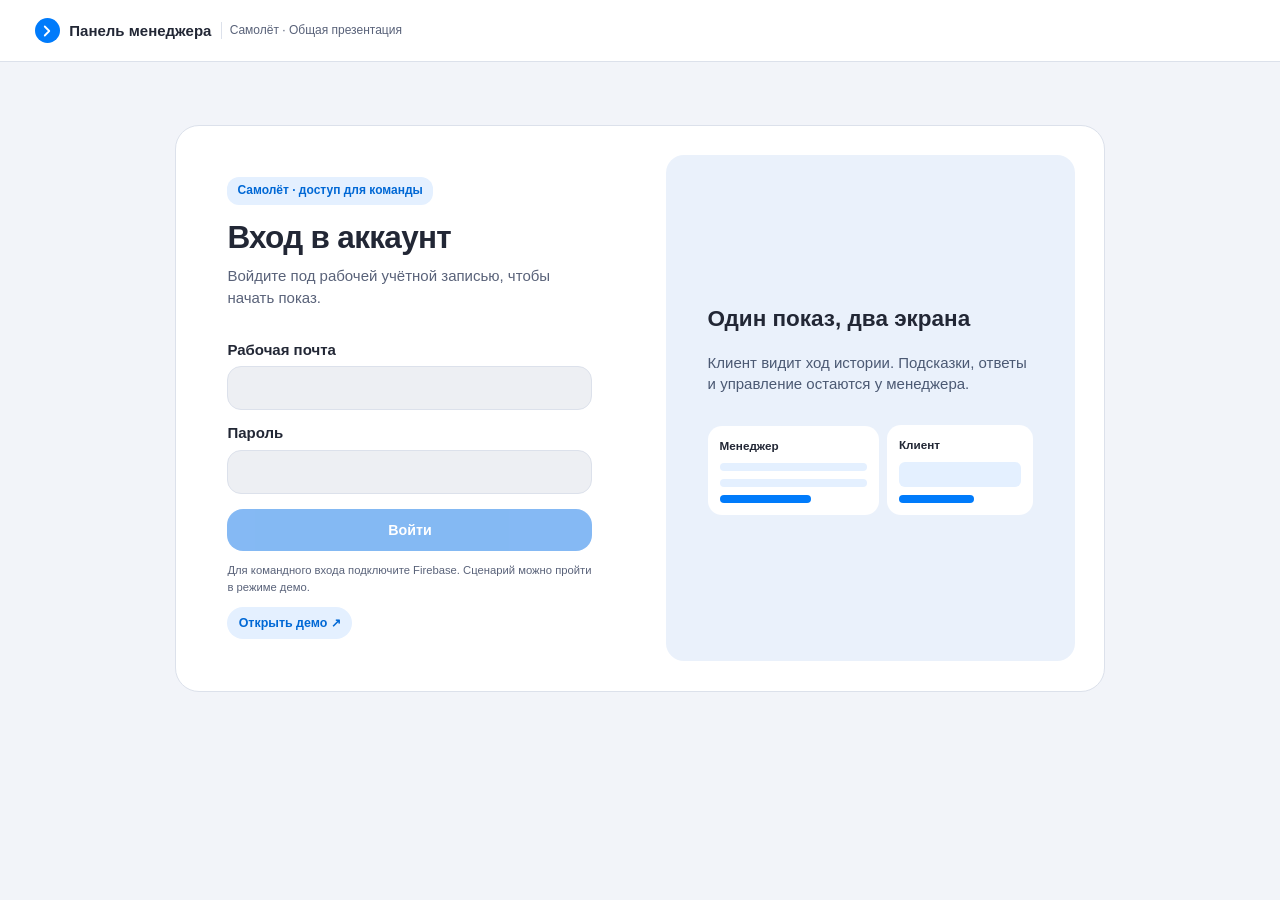
<file: index.html>
<!doctype html>
<html lang="ru">
<head>
  <meta charset="utf-8">
  <meta name="viewport" content="width=device-width, initial-scale=1">
  <title>Самолёт · Панель менеджера</title>
  <link rel="icon" type="image/svg+xml" href="favicon.svg">
  <link rel="stylesheet" href="show.css?v=0.9.1">
  <script src="startup.js?v=0.9.1" defer></script>
  <script src="network-config.js?v=0.9.1" defer></script>
  <script src="catalog-share.js?v=0.9.1" defer></script>
  <script src="story-public.js?v=0.9.1" defer></script>
  <script src="projects.js?v=0.9.1" defer></script>
  <script src="audience-story.js?v=0.9.1" defer></script>
  <script src="eco-layouts.js?v=0.9.1" defer></script>
  <script src="living-scenes.js?v=0.9.1" defer></script>
  <script src="visual-context.js?v=0.9.1" defer></script>
  <script src="story-manager.js?v=0.9.1" defer></script>
  <script src="kimi-copy.js?v=0.9.1" defer></script>
  <script src="kimi-manager-copy.js?v=0.9.1" defer></script>
  <script src="revised-copy.js?v=0.9.1" defer></script>
  <script src="gemini-copy.js?v=0.9.1" defer></script>
  <script src="gemini-manager-copy.js?v=0.9.1" defer></script>
  <script src="deepseek-copy.js?v=0.9.1" defer></script>
  <script src="deepseek-manager-copy.js?v=0.9.1" defer></script>
  <script src="show.js?v=0.9.1" defer></script>
  <script src="route-planner.js?v=0.9.1" defer></script>
  <script src="meeting-selection.js?v=0.9.1" defer></script>
  <script src="manager.js?v=0.9.1" defer></script>
</head>
<body data-role="manager">
  <section id="startup-notice" class="startup-notice" aria-label="Загрузка показа">
    <p role="status">Загружаем показ…</p>
    <a href="">Открыть свежую страницу</a>
  </section>
  <header class="bar">
    <div class="app-identity">
      <span class="app-mark" aria-hidden="true"><svg viewBox="0 0 24 24"><path d="m9 6 6 6-6 6"/></svg></span>
      <b>Панель менеджера</b>
      <span id="manager-mode" class="mode">Самолёт · Общая презентация</span>
    </div>
    <div class="connection" id="show-actions" hidden>
      <span id="status" role="status">Клиентский экран закрыт</span>
      <label class="copy-switch">Текст
        <select id="copy-edition">
          <option value="gemini">Gemini 3.8 Flash</option>
          <option value="deepseek">DeepSeek V4.1 Flash</option>
          <option value="revised">Рабочая редакция v0.8</option>
          <option value="">Исходная v0.7</option>
          <option value="kimi">Редакция Kimi v0.7</option>
        </select>
      </label>
      <button id="compare-copy" class="secondary" type="button">Сравнить текст</button>
      <button id="open-hub" class="secondary" type="button" hidden>Проекты ↔</button>
      <a id="client-link" class="button secondary" target="_blank" rel="noopener">Открыть клиентский экран ↗</a>
      <button id="sign-out" type="button" hidden>Завершить показ и выйти</button>
    </div>
  </header>
  <main id="login" class="login" hidden>
    <div class="login-panel">
      <span class="login-label">Самолёт · доступ для команды</span>
      <h1>Вход в аккаунт</h1>
      <p class="login-intro">Войдите под рабочей учётной записью, чтобы начать показ.</p>
      <form id="login-form" method="post">
        <fieldset id="login-fields" disabled>
          <label for="email">Рабочая почта</label>
          <input id="email" type="email" autocomplete="username" required>
          <label for="password">Пароль</label>
          <input id="password" type="password" autocomplete="current-password" required>
          <button id="sign-in" type="submit" class="primary" disabled>Войти</button>
        </fieldset>
      </form>
      <p id="login-status" class="footnote" role="status">Подключаем вход…</p>
      <a id="open-demo" class="button secondary" href="?demo=1" hidden>Открыть демо ↗</a>
    </div>
    <aside class="login-preview">
      <h2>Один показ, два экрана</h2>
      <p>Клиент видит ход истории. Подсказки, ответы и управление остаются у менеджера.</p>
      <div class="preview-windows" aria-hidden="true">
        <div class="preview-screen preview-manager">
          <span>Менеджер</span>
          <i></i><i></i><i></i>
        </div>
        <div class="preview-screen preview-client">
          <span>Клиент</span>
          <i></i><i></i>
        </div>
      </div>
    </aside>
  </main>
  <div id="workspace" class="layout" hidden>
    <aside class="rail" aria-label="Маршрут показа">
      <div class="rail-title">История v0.9.1</div>
      <p id="run-progress" class="rail-progress"></p>
      <ol id="chapters" class="steps"></ol>
      <details class="rehearsal" open>
        <summary>Репетиция</summary>
        <label for="practice">Вводные</label>
        <select id="practice">
          <option value="none">Свои ответы</option>
          <option value="partial">Известна только цель</option>
          <optgroup label="Восемь историй">
            <option value="family">Семья и школа</option>
            <option value="work">Без детей, работа дома</option>
            <option value="upgrade">Квартира побольше</option>
            <option value="parents">Для родителей</option>
            <option value="child-home">Жильё ребёнку</option>
            <option value="rent">Сдавать в аренду</option>
            <option value="resale">Купить для перепродажи</option>
            <option value="independent">Съехать от родных</option>
          </optgroup>
          <option value="move">Семья и переезд · демо</option>
        </select>
        <label for="route-mode">Маршрут</label>
        <select id="route-mode">
          <option value="full">Полный · 10:00</option>
          <option value="short">Короткий · основные сцены</option>
        </select>
        <button id="restart-story" class="secondary" type="button">Начать заново</button>
        <p id="practice-guide" class="footnote" hidden></p>
      </details>
    </aside>
    <main class="panel">
      <section id="stage" class="stage" aria-label="Общий кадр"></section>
      <aside class="tools" aria-label="Рабочая панель">
        <div class="tools-fields">
          <div class="cue-card">
            <p id="cue-meta" class="eyebrow">Только у менеджера</p>
            <h2 id="cue-title"></h2>
            <p id="cue" class="cue"></p>
            <p id="cue-action" class="manager-action"></p>
            <p id="cue-outcome" class="manager-outcome"></p>
            <p id="cue-proof" class="footnote"></p>
            <div id="cue-sources" class="cue-sources" hidden></div>
          </div>
          <details id="meeting-summary" class="catalog-filters" hidden>
            <summary>Запрос и проверки</summary>
            <ul id="meeting-criteria" class="check-list"></ul>
            <button id="edit-meeting" class="secondary" type="button">Уточнить запрос</button>
          </details>
          <fieldset id="intake-fields" class="catalog-filters intake-fields" hidden>
            <legend id="intake-title">Уточнить запрос</legend>
            <p id="intake-summary" class="intake-summary" hidden></p>
            <div id="intake-purpose" class="intake-row">
              <label for="lead-purpose">Для кого выбираете квартиру?</label>
              <select id="lead-purpose">
                <option value="">Пока неизвестно</option>
                <option value="self">Для себя</option>
                <option value="relative">Для родителей</option>
                <option value="upgrade">Переехать в квартиру побольше</option>
                <option value="child-home">Обеспечить ребёнка жильём</option>
                <option value="rent">Сдавать в аренду</option>
                <option value="resale">Купить для перепродажи</option>
                <option value="independent">Съехать от родных</option>
                <option value="investment">Инвестиции · цель уточняется</option>
              </select>
            </div>
            <div id="intake-children" class="intake-row" hidden>
              <label for="lead-children">Будут ли с вами жить дети?</label>
              <select id="lead-children">
                <option value="">Пока не уточнили</option>
                <option value="yes">Да</option>
                <option value="no">Нет</option>
              </select>
            </div>
            <div id="intake-topic" class="intake-row">
              <label for="lead-topic">Что сильнее всего повлияет на выбор?</label>
              <select id="lead-topic"><option value="">Пока неизвестно или другое</option></select>
            </div>
            <details class="intake-limits">
              <summary>Если уже известны бюджет и срок</summary>
              <label for="lead-budget">Верхняя цена квартиры, ₽</label>
              <input id="lead-budget" type="number" min="1" max="1000000000" step="1" placeholder="Не указана">
              <label for="lead-when">Когда нужен переезд</label>
              <select id="lead-when">
                <option value="">Пока не обсуждали</option>
                <option value="ready">Нужна готовая квартира</option>
                <option value="year">В течение года</option>
                <option value="flexible">Срок гибкий</option>
              </select>
              <label for="lead-date">Въезд не позже</label>
              <input id="lead-date" type="date">
              <label for="lead-rooms">Сколько комнат нужно</label>
              <select id="lead-rooms">
                <option value="">Пока неизвестно</option><option value="0">Студия</option><option value="1">1 комната</option><option value="2">2 комнаты</option><option value="3">3 комнаты</option>
              </select>
            </details>
            <details class="meeting-details">
              <summary>Если уже известны детали запроса</summary>
              <label for="lead-detail">Обязательное условие своими словами</label>
              <input id="lead-detail" maxlength="180" placeholder="Например, две отдельные спальни">
              <label for="lead-route-limit">Предел времени до школы, сада или места назначения, мин</label>
              <input id="lead-route-limit" type="number" min="1" max="240" step="1" placeholder="Например, 15">
              <label for="lead-place">Куда обычно ездите после школы или напрямую</label>
              <input id="lead-place" maxlength="160" placeholder="Например, метро «Тёплый Стан»">
              <label for="lead-transport">Как добираетесь</label>
              <select id="lead-transport">
                <option value="">Пока неизвестно</option><option value="mt">На общественном транспорте</option><option value="auto">На машине</option><option value="pd">Пешком</option>
              </select>
            </details>
            <button id="intake-edit" class="secondary" type="button" hidden>Уточнить вводные</button>
            <label class="tailoring" for="tailor-intro"><input id="tailor-intro" type="checkbox" checked> Показать на первом кадре проекта пользу под запрос</label>
            <div class="intake-preview">
              <img id="intake-preview-image" alt="" width="64" height="40">
              <p><b>Следующий кадр</b><span id="intake-preview-label" aria-live="polite"></span></p>
            </div>
            <p class="footnote">Выбор обновляет текущую иллюстрацию. Поля ответа видит менеджер.</p>
          </fieldset>
          <fieldset id="visual-controls" class="visual-controls" hidden>
            <legend>Сегмент и потребность</legend>
            <p id="visual-guide" class="footnote">Выберите, что важнее клиенту. История подстроится.</p>
            <div id="visual-options" class="visual-options"></div>
          </fieldset>
          <fieldset id="living-profile-fields" class="catalog-filters" hidden>
            <legend>Планировка и жизнь дома</legend>
            <label for="living-profile">Какой сценарий показать?</label>
            <select id="living-profile"></select>
            <p id="living-fit" class="footnote"></p>
          </fieldset>
          <details id="layout-library" class="catalog-filters layout-library" hidden>
            <summary>Все планировки проекта</summary>
            <label for="layout-library-plan">План из каталога</label>
            <select id="layout-library-plan"></select>
            <img id="layout-library-image" alt="">
            <a id="layout-library-source" class="source-link" target="_blank" rel="noopener noreferrer">Открыть карточку ↗</a>
            <small id="layout-library-life-note" aria-live="polite"></small>
            <button id="layout-library-life" type="button" class="secondary" aria-describedby="layout-library-life-note">Показать сценарий жизни</button>
          </details>
          <form id="route-planner" hidden>
            <fieldset class="catalog-filters route-planner">
              <legend>Маршрут на карте</legend>
              <label for="route-origin">Откуда</label>
              <input id="route-origin" required maxlength="180" autocomplete="off" placeholder="Адрес корпуса или подъезда">
              <p id="route-origin-note" class="footnote"></p>
              <label for="route-destination">Куда</label>
              <select id="route-destination" required></select>
              <div id="route-custom-row" hidden>
                <label for="route-custom">Адрес назначения</label>
                <input id="route-custom" maxlength="180" autocomplete="off" placeholder="Например, Москва, ул. Тверская, 13">
              </div>
              <label for="route-travel">Способ поездки</label>
              <select id="route-travel">
                <option value="mt">Общественный транспорт</option>
                <option value="auto">На машине</option>
                <option value="pd">Пешком</option>
              </select>
              <label for="route-via">Через промежуточную точку</label>
              <input id="route-via" maxlength="180" placeholder="Например, вход в школу">
              <p class="footnote">По ссылке точки маршрута открываются в Яндекс Картах.</p>
              <p id="route-via-note" class="footnote" hidden>Карта считает дорогу. Добавьте время на остановку в школе или саду отдельно.</p>
              <div class="route-actions">
                <button id="route-open" class="primary" type="submit">Открыть в Яндекс Картах ↗</button>
                <a id="route-search" class="source-link" target="_blank" rel="noopener noreferrer" hidden>Поиск точки ↗</a>
              </div>
              <p id="route-status" class="footnote" role="status"></p>
              <a id="route-reopen" class="source-link" target="_blank" rel="noopener noreferrer" hidden>Открыть ссылку на маршрут ↗</a>
              <details id="route-result" class="meeting-details">
                <summary>Записать результат карты</summary>
                <label class="tailoring"><input id="route-confirm-origin" type="checkbox"> Проверен адрес выбранного корпуса или подъезда</label>
                <label for="route-minutes">Время по карте, мин</label>
                <input id="route-minutes" type="number" min="1" max="600" step="1">
                <label id="route-departure-label" for="route-departure">Отправление в Картах</label>
                <input id="route-departure" maxlength="60" placeholder="Например, будни 07:45 по Москве">
                <label for="route-note">Что проверить на месте</label>
                <input id="route-note" maxlength="140" placeholder="Например, проход через шлагбаум">
                <button id="route-save" class="secondary" type="button">Сохранить проверку</button>
              </details>
              <p id="route-saved" class="manager-outcome" role="status" hidden></p>
            </fieldset>
          </form>
          <fieldset id="school-check" class="catalog-filters" hidden>
            <legend id="school-check-title">Приём в школу</legend>
            <label for="school-institution">Учреждение или площадка</label>
            <input id="school-institution" maxlength="120" placeholder="Укажите, где проверяете приём">
            <label for="school-intake">Класс или группа и нужный срок</label>
            <input id="school-intake" maxlength="120" placeholder="Например, 3 класс к сентябрю">
            <label for="school-admission">Что известно о приёме</label>
            <select id="school-admission">
              <option value="">Нужно уточнить</option><option value="yes">Есть подтверждение от учреждения</option>
              <option value="no">Приём на нужный срок не подтверждён учреждением</option>
            </select>
            <p class="footnote">Результат маршрута и подтверждение приёма сохраняются отдельно.</p>
          </fieldset>
          <section id="catalog-share" class="catalog-share" aria-label="Демонстрация вкладки" hidden>
            <button id="share-catalog" type="button" class="primary">Показать вкладку</button>
            <p id="catalog-share-status" class="footnote" role="status"></p>
          </section>
          <fieldset id="household-fields" class="catalog-filters" hidden>
            <legend>Сведения о жильцах</legend>
            <label for="children">Будут ли постоянно жить дети</label>
            <select id="children"><option value="">Пока неизвестно</option><option value="yes">Да</option><option value="no">Нет</option></select>
            <label for="school">Что важно для утреннего маршрута</label>
            <select id="school"><option value="">Пока неизвестно или не нужно</option><option value="school">Школа</option><option value="daycare">Детский сад</option></select>
            <label for="work">Нужно место для работы дома</label>
            <select id="work"><option value="">Пока неизвестно</option><option value="yes">Да</option><option value="no">Нет</option></select>
            <p class="footnote">Вводные учитываются после сверки с клиентом.</p>
          </fieldset>
          <fieldset id="future-fields" class="catalog-filters" hidden>
            <legend id="future-title">Дополнительная цель</legend>
            <label id="future-label" for="future">Что будет важно при переезде</label>
            <select id="future"><option value="">Пока не обсуждали</option><option value="none">Дополнительная проверка не нужна</option><option value="sale">Возможность продать</option><option value="rent">Возможность сдавать</option></select>
            <p id="future-guide" class="footnote"></p>
          </fieldset>
          <button id="withdraw-future" class="secondary" type="button" hidden>Продолжить без дополнительной цели</button>
          <button id="review-future" class="secondary" type="button" hidden>Вернуться к вопросу о переезде</button>
          <fieldset id="priority-fields" class="catalog-filters" hidden>
            <legend>Важное условие</legend>
            <label for="priority">Что проверим у первой квартиры</label>
            <input id="priority" type="text" maxlength="180" placeholder="Например, путь от входа без ступеней">
          </fieldset>
          <div id="branch-options" class="branch-options" hidden></div>
          <section id="hub-suggestions" class="hub-suggestions" aria-label="Проекты для сравнения" hidden></section>
          <p id="first-lot-check" class="manager-outcome" hidden></p>
          <fieldset id="catalog-filters" class="catalog-filters" hidden>
            <legend>Согласованные параметры</legend>
            <label for="room-count">Количество комнат</label>
            <select id="room-count">
              <option value="">Любое</option>
              <option value="0">Студия</option>
              <option value="1">1 комната</option>
              <option value="2">2 комнаты</option>
              <option value="3">3 комнаты</option>
            </select>
            <div id="living-suggestion" class="living-suggestion" hidden>
              <p id="living-suggestion-text" class="footnote"></p>
              <button id="use-living-rooms" class="secondary" type="button">Взять в подбор</button>
            </div>
            <label for="price-limit">Максимальная цена, ₽</label>
            <input id="price-limit" type="number" min="1" max="1000000000" step="1" placeholder="Не указана">
            <p class="footnote">Эти параметры попадут в ссылку на каталог после перехода к подбору.</p>
          </fieldset>
          <fieldset id="selection-fields" class="catalog-filters" hidden>
            <legend>Что показал каталог</legend>
            <p id="selection-priority" class="manager-outcome" hidden></p>
            <a id="selection-plan" class="source-link" target="_blank" rel="noopener noreferrer" hidden>Источник примера планировки ↗</a>
            <label for="selection-result">Итог подбора</label>
            <select id="selection-result">
              <option value="">Ещё смотрим</option>
              <option value="found">Есть варианты</option>
              <option value="empty">Пустая выдача</option>
              <option value="price">Цена выше бюджета</option>
              <option value="timing">Срок не подходит</option>
              <option value="error">Сайт не открылся</option>
              <option value="visit">Готов к просмотру</option>
              <option value="booking">Хочет проверить условия брони</option>
            </select>
            <p id="selection-guide" class="footnote"></p>
            <div id="selection-fallback" hidden></div>
          </fieldset>
          <section id="meeting-selection" class="catalog-filters" aria-label="Кандидаты и следующий шаг" hidden>
            <h2>Кандидаты и следующий шаг</h2>
            <p id="shortlist-criteria" class="footnote"></p>
            <p id="future-comparison" class="manager-outcome" aria-live="polite" hidden></p>
            <button id="sample-candidates" class="secondary" type="button" hidden>Добавить два учебных варианта</button>
            <div id="shortlist-cards"></div>
            <form id="shortlist-add">
              <label for="lot-url">Ссылка на карточку квартиры</label>
              <input id="lot-url" type="url" maxlength="1024" placeholder="https://samolet.ru/project/…/flats/…" required>
              <button class="secondary" type="submit">Добавить кандидата</button>
            </form>
            <p id="shortlist-status" class="footnote" role="status"></p>
            <label for="follow-up">О чём договорились</label>
            <select id="follow-up">
              <option value="">Ещё не согласовали</option><option>Проверить данные и вернуться с ответом</option>
              <option>Согласовать просмотр</option><option>Уточнить условия бронирования</option><option>Продолжить поиск</option>
            </select>
            <label for="follow-up-date">К какой дате</label>
            <input id="follow-up-date" type="date">
            <label for="follow-up-note">Что именно сделать</label>
            <input id="follow-up-note" maxlength="180" placeholder="Например, подтвердить дату ключей по кандидату">
            <p id="follow-up-status" class="footnote" aria-live="polite"></p>
          </section>
          <div class="answer">
            <label for="confirmed">Ответ клиента · только у менеджера</label>
            <textarea id="confirmed" rows="4" placeholder="Запишите ответ словами клиента"></textarea>
          </div>
        </div>
        <div class="controls">
          <button id="next" type="button" class="primary">Далее</button>
          <button id="skip-scene" type="button" class="secondary" hidden>Пропустить эпизод</button>
          <button id="jump-to-selection" type="button" class="secondary" hidden>К критериям подбора</button>
          <button id="back" type="button" class="secondary">Назад</button>
        </div>
        <p class="footnote">Рабочие поля видит менеджер.</p>
      </aside>
    </main>
  </div>
  <dialog id="copy-comparison" class="project-hub copy-comparison" aria-labelledby="copy-comparison-title">
    <header class="hub-header">
      <div>
        <h2 id="copy-comparison-title">Сравнение редакций</h2>
        <p id="copy-comparison-scene" class="footnote"></p>
      </div>
      <form method="dialog"><button type="submit" class="secondary">Закрыть</button></form>
    </header>
    <div id="copy-comparison-body"></div>
  </dialog>
  <dialog id="project-hub" class="project-hub" aria-labelledby="hub-title">
    <header class="hub-header">
      <div>
        <p class="scene-label">Самолёт · Москва и Московская область</p>
        <h2 id="hub-title">Проекты под запрос клиента</h2>
        <p id="hub-priority"></p>
        <p id="hub-resume" class="footnote" hidden></p>
      </div>
      <form method="dialog"><button type="submit" class="secondary">Закрыть</button></form>
    </header>
    <div id="hub-projects" class="hub-projects"></div>
    <footer class="hub-footer">«Эко Бунино» закреплён для демо. По каждому ЖК отдельно сверяем лот, маршрут и срок въезда.</footer>
  </dialog>
</body>
</html>
</file>
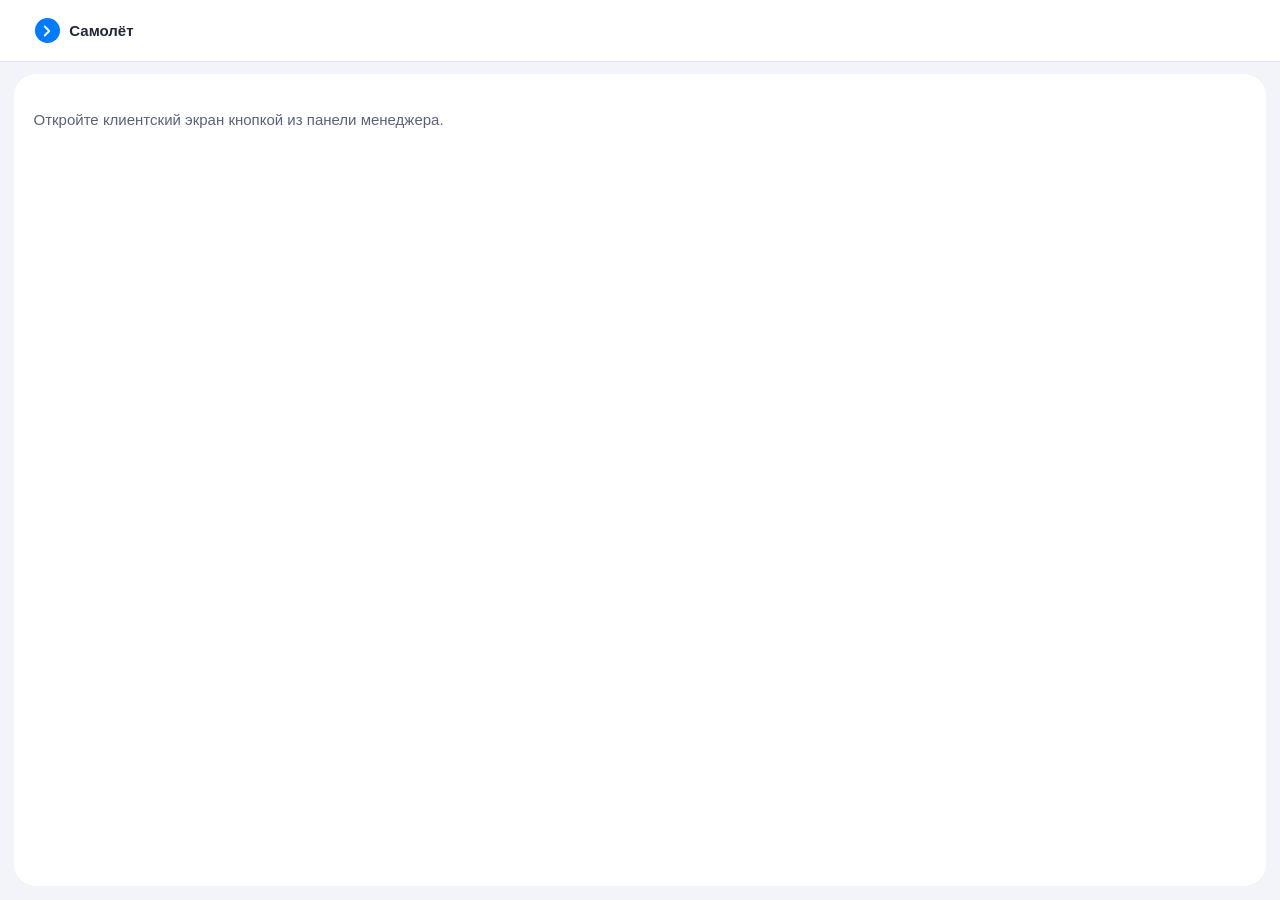
<file: client.html>
<!doctype html>
<html lang="ru">
<head>
  <meta charset="utf-8">
  <meta name="viewport" content="width=device-width, initial-scale=1">
  <title>Самолёт</title>
  <link rel="icon" type="image/svg+xml" href="favicon.svg">
  <link rel="stylesheet" href="show.css?v=0.9.1">
  <script src="startup.js?v=0.9.1" defer></script>
  <script src="network-config.js?v=0.9.1" defer></script>
  <script src="catalog-share.js?v=0.9.1" defer></script>
  <script src="story-public.js?v=0.9.1" defer></script>
  <script src="projects.js?v=0.9.1" defer></script>
  <script src="audience-story.js?v=0.9.1" defer></script>
  <script src="eco-layouts.js?v=0.9.1" defer></script>
  <script src="living-scenes.js?v=0.9.1" defer></script>
  <script src="visual-context.js?v=0.9.1" defer></script>
  <script src="kimi-copy.js?v=0.9.1" defer></script>
  <script src="revised-copy.js?v=0.9.1" defer></script>
  <script src="gemini-copy.js?v=0.9.1" defer></script>
  <script src="deepseek-copy.js?v=0.9.1" defer></script>
  <script src="show.js?v=0.9.1" defer></script>
</head>
<body data-role="client">
  <section id="startup-notice" class="startup-notice" aria-label="Загрузка показа">
    <p role="status">Загружаем показ…</p>
    <a href="">Открыть свежую страницу</a>
  </section>
  <header class="bar">
    <div class="app-identity">
      <span class="app-mark" aria-hidden="true"><svg viewBox="0 0 24 24"><path d="m9 6 6 6-6 6"/></svg></span>
      <b>Самолёт</b>
      <span id="client-mode" class="mode" hidden></span>
    </div>
    <nav id="company-navigation" class="company-navigation" aria-label="О Самолёте" hidden>
      <button type="button" data-company-scene="P01" class="secondary">История</button>
      <button type="button" data-company-scene="P02" class="secondary">О Самолёте</button>
      <button type="button" data-company-scene="P03" class="secondary">Как выбираем</button>
    </nav>
  </header>
  <main class="layout client-panel">
    <section id="stage" class="stage" aria-label="Общий кадр">
      <p class="waiting" role="status">Подключаемся к показу…</p>
    </section>
    <section id="catalog-live" class="catalog-live" aria-label="Прямой показ вкладки" hidden>
      <h1>Подбор квартир · Прямой показ</h1>
      <canvas id="catalog-frame" role="img" aria-label="Изображение выбранной вкладки"></canvas>
    </section>
    <p id="catalog-view-status" class="catalog-view-status" role="status" hidden></p>
  </main>
</body>
</html>
</file>
<file: show.css>
:root {
  color-scheme: light;
  font: 15px/1.45 "Segoe UI", Arial, sans-serif;
  color: #222735;
  background: #f2f4f9;
  --blue: #007bfb;
  --blue-ink: #0068d5;
  --blue-soft: #e4f0ff;
  --surface: #edeff3;
  --muted: #596279;
  --line: #dce1eb;
}

* { box-sizing: border-box; }
[hidden] { display: none !important; }
body { margin: 0; height: 100dvh; display: grid; grid-template-rows: auto minmax(0, 1fr); }

.bar, .app-identity, .connection {
  display: flex;
  align-items: center;
  gap: .65rem;
}

.bar {
  min-height: 56px;
  justify-content: space-between;
  flex-wrap: wrap;
  padding: .55rem clamp(.8rem, 2vw, 1.6rem);
  background: #fff;
  border-bottom: 1px solid var(--line);
}

.app-identity { font-size: .95rem; }
.app-mark {
  display: grid;
  width: 25px;
  height: 25px;
  flex: 0 0 25px;
  place-items: center;
  border-radius: 50%;
  color: white;
  background: var(--blue);
}
.app-mark svg { width: 18px; fill: none; stroke: currentColor; stroke-width: 2.4; stroke-linecap: round; stroke-linejoin: round; }
.mode, #status { font-size: .8rem; color: var(--muted); }
.connection { flex-wrap: wrap; gap: .5rem; }
.company-navigation { display: flex; flex-wrap: wrap; gap: 6px; }
.company-navigation [aria-current] { background: #0069dd; color: #fff; }
[data-role=client].company-preview .stage { overflow: auto; }

.hub-suggestions {
  display: grid;
  gap: 5px;
  padding: 10px;
  background: #f4f8ff;
  border: 1px solid #dce9fb;
  border-radius: 14px;
}
.hub-suggestions .eyebrow { margin: 0 2px 2px; color: var(--blue-ink); }
.hub-suggestion {
  display: grid;
  gap: 2px;
  width: 100%;
  text-align: left;
  background: #fff;
  border: 1px solid #dce9fb;
  color: #173055;
}
.hub-suggestion:hover { border-color: var(--blue); }
.hub-suggestion b { display: flex; justify-content: space-between; gap: 6px; }
.hub-suggestion b span { color: var(--blue-ink); }
.hub-suggestion small { font-weight: 400; color: var(--muted); }

.project-hub {
  width: min(940px, calc(100% - 24px));
  max-height: calc(100dvh - 24px);
  padding: clamp(14px, 2.5vw, 28px);
  color: #19253b;
  border: 1px solid #d7e3f4;
  border-radius: 24px;
  background: #fff;
  box-shadow: 0 24px 100px #132c5960;
}
.project-hub::backdrop { background: #16264480; backdrop-filter: blur(3px); }
.copy-switch { display: inline-flex; align-items: center; gap: 5px; font-size: .8rem; }
.copy-switch select { padding: 5px 7px; border: 1px solid var(--line); border-radius: 8px; background: #fff; color: inherit; font: inherit; }
.copy-comparison .hub-header { position: sticky; top: 0; background: #fff; z-index: 1; }
.copy-comparison table { width: 100%; border-collapse: collapse; table-layout: fixed; margin: 0 0 1rem; font-size: .88rem; }
.copy-comparison h3 { margin: 1rem 0 .5rem; font-size: 1rem; }
.copy-comparison th, .copy-comparison td { padding: 9px; border-bottom: 1px solid var(--line); text-align: left; vertical-align: top; overflow-wrap: anywhere; }
.copy-comparison th:first-child { width: 13%; }
.copy-comparison .copy-edited { background: #eef6ff; }
.copy-comparison { width: min(1230px, calc(100% - 24px)); }
#copy-comparison-body { overflow-x: auto; }
.copy-comparison table { min-width: 920px; }
.hub-header { display: flex; justify-content: space-between; align-items: flex-start; gap: 12px; margin-bottom: 16px; }
.hub-header h2 { margin: .18em 0; font-size: clamp(1.4rem, 3vw, 2.2rem); letter-spacing: -.025em; }
#hub-priority { margin: 4px 0 0; color: var(--muted); }
.hub-projects { display: grid; grid-template-columns: repeat(3, minmax(0, 1fr)); gap: 10px; }
.hub-project { display: grid; min-width: 0; border-radius: 16px; background: #f1f6fd; overflow: hidden; }
.hub-card-copy { display: flex; flex-direction: column; align-items: flex-start; padding: clamp(12px, 2vw, 20px); }
.hub-project h3 { margin: 4px 0 2px; font-size: 1.18rem; line-height: 1.2; }
.hub-area { margin: 0; color: var(--muted); font-size: .83rem; }
.hub-reason { margin: 10px 0; }
.hub-card-actions { display: flex; flex-wrap: wrap; gap: 6px; margin-top: auto; }
.hub-card-actions:empty { display: none; }
.hub-card-actions + .source-link { font-size: .87rem; }
.hub-featured {
  grid-column: 1 / -1;
  grid-row: 1;
  grid-template-columns: minmax(0, 1fr) minmax(0, 1fr);
  background: #e3f0ff;
}
.hub-featured h3 { font-size: clamp(1.4rem, 2.5vw, 2rem); }
.hub-featured img { display: block; width: 100%; height: 100%; max-height: 240px; object-fit: cover; }
.hub-footer { margin-top: 12px; color: var(--muted); font-size: .82rem; }
@media (max-width: 690px) {
  .hub-projects { grid-template-columns: 1fr; }
  .hub-featured { grid-template-columns: 1fr; }
  .hub-featured img { grid-row: 1; height: 110px; }
}

.layout {
  min-width: 0;
  min-height: 0;
  display: grid;
  grid-template-columns: 54px minmax(0, 1fr);
  padding: 12px 14px 14px 8px;
  gap: 7px;
}

.rail { min-height: 0; overflow: auto; }
.steps { display: grid; justify-items: center; gap: 7px; list-style: none; margin: 0; padding: 7px 0; }
.steps li { display: grid; place-items: center; width: 36px; height: 36px; border-radius: 11px; color: #575e76; }
.steps li[aria-current] { color: var(--blue-ink); background: #fff; box-shadow: 0 1px 3px #293f6510; }
.steps svg { width: 19px; fill: none; stroke: currentColor; stroke-width: 1.65; stroke-linecap: round; stroke-linejoin: round; }
.sr-only { position: absolute; width: 1px; height: 1px; padding: 0; overflow: hidden; clip-path: inset(50%); white-space: nowrap; }

.panel {
  display: grid;
  grid-template-columns: minmax(0, 1fr) clamp(220px, 23vw, 290px);
  gap: 12px;
  min-width: 0;
  min-height: 0;
  padding: 8px;
  background: #fff;
  border-radius: 22px;
}

.client-panel { position: relative; grid-template-columns: minmax(0, 1fr); padding: 12px 14px 14px; }
.stage, .tools { min-width: 0; min-height: 0; overflow: auto; overscroll-behavior: contain; scrollbar-width: thin; }
.stage { position: relative; border-radius: 14px; background: #fff; }
[data-role=client] .stage { overflow: hidden; border-radius: 22px; }
.story { width: min(100%, 1400px); margin-inline: auto; padding: 12px 8px 12px 10px; }
[data-role=client] .story { padding: 16px 14px; }
.story-block + .story-block { margin-top: 12px; }
.scene-heading { padding: 5px 6px 3px; }

h1 { margin: 0; font-size: clamp(1.24rem, 2.1vw, 1.52rem); line-height: 1.22; letter-spacing: -.022em; }
h2 { margin: .2rem 0; font-size: 1.04rem; line-height: 1.28; }
.lead { margin: .4rem 0 0; color: #667087; font-size: clamp(.92rem, 1.4vw, 1.06rem); font-weight: 600; }

.art { margin: 0; border-radius: 18px; overflow: hidden; background: #eaf1fb; }
.art svg { display: block; width: 100%; height: auto; }
.client-panel .art { max-width: max(780px, calc(140dvh - 155px)); margin-inline: auto; }
.overview { display: grid; align-content: center; gap: 10px; min-height: clamp(180px, 32dvh, 340px); padding: clamp(16px, 3vw, 34px); border-radius: 18px; background: #eaf1fb; }
.overview ol { display: grid; gap: 9px; list-style: none; margin: 0; padding: 0; }
.overview li { display: flex; align-items: center; gap: 9px; width: fit-content; padding: 8px 12px; border-radius: 13px; background: #fff; font-weight: 650; }
.overview li span { color: var(--blue-ink); font-size: .76rem; }
.detail { padding: 16px; border-radius: 16px; background: #f1f5fa; }
.detail p { margin: .4rem 0 0; color: #3e4b62; }
.source-link { display: inline-block; margin-top: .65rem; color: var(--blue-ink); font-weight: 650; text-decoration: none; }
.source-link:hover { text-decoration: underline; }
.selection { padding: clamp(12px, 2.5vw, 22px); border-radius: 18px; background: #eaf1fb; }
.selection-grid { display: grid; grid-template-columns: repeat(auto-fit, minmax(min(100%, 175px), 1fr)); gap: 10px; }
.selection-grid a { display: grid; align-content: start; gap: 5px; padding: 14px; border: 1px solid transparent; border-radius: 14px; background: #fff; color: var(--blue-ink); text-decoration: none; }
.selection-grid a:hover { border-color: var(--blue-ink); }
.selection-grid span { color: var(--muted); font-size: .85rem; }

.tools { display: flex; flex-direction: column; gap: 8px; padding: 12px 6px 12px 0; overflow: hidden; }
.tools-fields { display: flex; flex: 1; min-height: 0; flex-direction: column; gap: 8px; overflow: auto; scrollbar-width: thin; }
.cue-card, .answer { border-radius: 18px; padding: 13px 14px; background: var(--surface); }
.cue-card { flex-shrink: 0; }
.eyebrow { margin: 0 0 .4rem; font-size: .75rem; color: var(--muted); font-weight: 650; }
.cue { margin: .45rem 0 0; color: #424c63; font-size: .875rem; }
.catalog-filters { flex-shrink: 0; min-width: 0; margin: 0; padding: 10px 14px 13px; border: 1px solid var(--line); border-radius: 16px; }
.catalog-filters legend { padding-inline: 4px; font-size: .85rem; font-weight: 650; }
.catalog-filters label { display: block; margin-bottom: 4px; color: #424c63; font-size: .82rem; }
.catalog-filters input, .catalog-filters select { width: 100%; margin-bottom: 9px; padding: 6px 8px; border: 1px solid var(--line); border-radius: 9px; background: #fff; color: inherit; font: inherit; }
.catalog-share { display: grid; gap: 7px; flex-shrink: 0; padding: 10px; border-radius: 16px; background: var(--blue-soft); }
.route-planner { background: #f6f9ff; }
.route-actions { display: grid; justify-items: start; gap: 4px; margin-top: 9px; }
.route-actions .primary { width: 100%; }
.route-actions .source-link { margin-top: 1px; font-size: .81rem; }
#route-status:empty { display: none; }
.layout-library summary { cursor: pointer; font-weight: 650; }
.intake-limits summary { cursor: pointer; color: var(--blue-ink); font-size: .81rem; font-weight: 650; }
.intake-limits { margin: 7px 0; }
.layout-library img { display: block; width: 100%; height: 155px; object-fit: contain; margin-top: 8px; background: #fff; border-radius: 8px; }
.startup-notice { margin: 18px auto; max-width: 34rem; padding: 14px 20px; border: 1px solid #b6d6ff; border-radius: 14px; background: #edf6ff; }
.startup-notice p { margin: 0 0 8px; }
.startup-notice.runtime-notice { position: fixed; z-index: 10; inset: auto auto 12px 12px; margin: 0; width: min(34rem, calc(100% - 24px)); }
.cue-sources { display: flex; flex-wrap: wrap; gap: 4px 12px; }
.cue-sources a { font-size: .81rem; }
.check-list { margin: .5rem 0; padding-inline-start: 1.1rem; font-size: .83rem; }
.check-list li + li { margin-top: .3rem; }
#meeting-summary summary, .candidate summary { cursor: pointer; font-weight: 650; }
#meeting-selection h2 { font-size: 1rem; margin: 0; }
.candidate { margin: 8px 0; padding: 8px; border: 1px solid var(--line); border-radius: 9px; background: #f8faff; }
.candidate-grid { display: grid; grid-template-columns: repeat(2, minmax(0, 1fr)); gap: 2px 8px; margin-top: 8px; }
.candidate-grid input, .candidate-grid select { min-width: 0; }
.candidate-actions { display: flex; flex-wrap: wrap; gap: 6px; }
#shortlist-add { margin-top: 10px; }
#route-origin-note { margin: -3px 0 8px; }
#route-saved { overflow-wrap: anywhere; }
.meeting-details { margin: 7px 0; }
.meeting-details summary { cursor: pointer; color: var(--blue-ink); font-size: .81rem; font-weight: 650; }
#layout-library-life { width: 100%; margin-top: 8px; }
#layout-library-life-note { display: block; margin-top: 5px; color: var(--muted); }
.living-suggestion { margin: 7px 0; padding: 7px; border-radius: 9px; background: var(--blue-soft); }
.living-suggestion p { margin-top: 0; }
.catalog-live { position: absolute; inset: 12px 14px 14px; z-index: 2; display: grid; grid-template-rows: auto minmax(0, 1fr); gap: 9px; padding: 12px; border-radius: 22px; background: #fff; }
.catalog-live h1 { padding: 4px; font-size: 1.1rem; }
.catalog-live canvas { width: 100%; height: 100%; min-height: 0; border-radius: 13px; background: #222735; object-fit: contain; }
.catalog-view-status { position: absolute; z-index: 3; inset: auto 24px 24px; width: fit-content; max-width: calc(100% - 48px); margin: 0; padding: .65rem .85rem; border-radius: 14px; background: var(--blue-soft); color: #30384b; }
.answer { min-height: 112px; display: flex; flex: 1 0 auto; flex-direction: column; }
.answer label { font-size: .9rem; color: #515c74; font-weight: 650; margin-bottom: .35rem; }
textarea { width: 100%; min-height: 64px; flex: 1; resize: vertical; padding: 0; border: 0; background: transparent; font: inherit; color: inherit; }
textarea::placeholder { color: #616b82; }
.footnote { color: var(--muted); font-size: .75rem; margin: 0 .2rem; }
.controls { display: grid; gap: 5px; flex-shrink: 0; }

.button, button {
  display: inline-flex;
  align-items: center;
  justify-content: center;
  min-height: 32px;
  padding: .4rem .75rem;
  border: 0;
  border-radius: 16px;
  background: var(--surface);
  color: #30384b;
  font: inherit;
  font-size: .83rem;
  font-weight: 650;
  text-align: center;
  text-decoration: none;
  cursor: pointer;
}
button:disabled { opacity: .48; cursor: default; }
.primary { color: #fff; background: #006ee8; }
.secondary { color: var(--blue-ink); background: var(--blue-soft); }
.branch-option { justify-content: flex-start; min-height: 46px; flex-shrink: 0; padding-inline: 14px; background: var(--surface); }
.branch-option:hover { color: var(--blue-ink); background: var(--blue-soft); }
:where(a, button, textarea, input):focus-visible { outline: 2px solid var(--blue-ink); outline-offset: 2px; }

.waiting { padding: 1.3rem; color: var(--muted); }
.login {
  align-self: start;
  display: grid;
  grid-template-columns: minmax(280px, 1fr) minmax(280px, 1fr);
  gap: clamp(16px, 4vw, 54px);
  width: min(930px, calc(100% - 2rem));
  margin: clamp(1rem, 7vh, 4.5rem) auto;
  padding: clamp(12px, 2.3vw, 30px);
  border: 1px solid var(--line);
  border-radius: 24px;
  background: #fff;
}
.login-panel { min-width: 0; padding: clamp(10px, 2vw, 22px); }
.login-label { display: inline-block; padding: 5px 10px; border-radius: 12px; color: var(--blue-ink); background: var(--blue-soft); font-size: .8rem; font-weight: 650; }
.login h1 { font-size: clamp(1.65rem, 3.1vw, 2.1rem); margin-top: .85rem; }
.login-intro { color: var(--muted); margin: .6rem 0 1.2rem; }
.login fieldset { min-width: 0; padding: 0; border: 0; margin: 0; }
.login label { display: block; margin: .8rem 0 .4rem; font-weight: 650; }
.login input { width: 100%; min-height: 44px; padding: .65rem .8rem; border: 1px solid var(--line); border-radius: 14px; background: var(--surface); color: inherit; font: inherit; }
.login button { margin: 1rem 0 .75rem; width: 100%; min-height: 42px; font-size: .95rem; }
.login .footnote { margin: 0; line-height: 1.5; }
.login #open-demo { margin-top: .75rem; }
.login-preview { display: flex; flex-direction: column; justify-content: center; padding: clamp(18px, 4vw, 42px); border-radius: 18px; background: #eaf1fb; }
.login-preview h2 { font-size: clamp(1.15rem, 2vw, 1.5rem); }
.login-preview p { color: #4b5973; }
.preview-windows { display: grid; grid-template-columns: 1fr .85fr; gap: 8px; align-items: end; margin-top: 15px; }
.preview-screen { display: grid; gap: 8px; padding: 12px; border-radius: 14px; background: #fff; }
.preview-screen span { font-size: .78rem; font-weight: 650; }
.preview-screen i { height: 8px; border-radius: 6px; background: var(--blue-soft); }
.preview-screen i:last-child { width: 62%; background: var(--blue); }
.preview-client i:first-of-type { height: 25px; }

.pointer {
  display: none;
  position: absolute;
  z-index: 1;
  width: 20px;
  height: 20px;
  border: 3px solid white;
  outline: 2px solid var(--blue);
  border-radius: 50%;
  background: var(--blue);
  transform: translate(-50%, -50%);
  pointer-events: none;
}

@media (min-width: 741px) and (min-height: 720px) {
  .tools { padding-top: 89px; }
}

@media (max-width: 740px) {
  .layout { grid-template-columns: 38px minmax(0, 1fr); padding: 6px; gap: 3px; }
  .client-panel { grid-template-columns: minmax(0, 1fr); }
  .panel { grid-template-columns: minmax(0, 1fr); grid-template-rows: minmax(0, 1.2fr) minmax(0, 1fr); gap: 5px; }
  .tools { padding: 3px 6px 6px; border-top: 1px solid var(--line); }
  .story { padding-inline: 3px; }
  .mode { display: none; }
  .login { grid-template-columns: minmax(0, 1fr); max-width: 460px; }
  .login-preview { display: none; }
}

/* Project presentation */
.bar { min-height: 62px; padding-inline: clamp(14px, 2.7vw, 42px); }
.app-identity b { font-size: 1rem; }
.app-identity .mode { padding-left: .5rem; border-left: 1px solid var(--line); }
.layout:not(.client-panel) { grid-template-columns: 182px minmax(0, 1fr); gap: 12px; padding: 14px; }
.panel { grid-template-columns: minmax(0, 1fr) clamp(244px, 24vw, 315px); gap: 15px; padding: 10px; }
.rail { padding: 7px 0; }
.rail-title { padding-inline: 10px; color: #202d44; font-size: 1rem; font-weight: 750; }
.rail-progress { margin: .25rem 0 .8rem; padding-inline: 10px; color: var(--blue-ink); font-size: .82rem; font-weight: 650; }
.steps { gap: 6px; padding: 0; }
.steps li { width: 100%; height: auto; border-radius: 13px; }
.chapter { display: grid; width: 100%; grid-template-columns: auto 1fr; gap: 8px; align-items: start; padding: 9px; border-radius: 13px; text-align: left; background: transparent; }
.chapter[aria-current] { color: var(--blue-ink); background: #fff; box-shadow: 0 1px 3px #293f6518; }
.chapter-number { align-self: start; color: var(--blue-ink); font-size: .72rem; }
.chapter small { display: block; margin-top: 2px; color: var(--muted); font-size: .7rem; font-weight: 500; }
.rehearsal { margin: 13px 0 0; padding: 10px; border: 1px solid #dfe5ef; border-radius: 12px; }
.rehearsal summary { cursor: pointer; color: #303e57; font-size: .83rem; font-weight: 700; }
.rehearsal label { display: block; margin: .65rem 0 .25rem; font-size: .75rem; color: var(--muted); }
.rehearsal select { width: 100%; padding: 6px; border: 1px solid var(--line); border-radius: 7px; background: #fff; font: inherit; font-size: .78rem; }
.rehearsal button { width: 100%; margin-top: .55rem; }

.eco-story { max-width: 1450px; padding: clamp(12px, 1.55vw, 23px); }
.client-panel .eco-story { width: min(100%, max(560px, calc((100dvh - 234px) * 1.77778 + 34px))); }
.client-panel .eco-story[data-scene="U01"] { width: min(100%, max(560px, calc((100dvh - 254px) * 1.77778 + 34px))); }
.client-panel .eco-story[data-scene="U20"] { width: min(100%, max(560px, calc((100dvh - 310px) * 1.77778 + 34px))); }
.eco-story .scene-heading { padding: 0 2px 4px; }
.scene-label { margin: 0 0 .45rem; color: var(--blue-ink); font-size: .71rem; font-weight: 750; letter-spacing: .08em; text-transform: uppercase; }
.scene-label span { margin-inline: .2rem; color: #839ab5; }
.eco-story h1 { max-width: 49ch; font-size: clamp(1.35rem, 2.3vw, 2.12rem); line-height: 1.16; font-weight: 690; }
.client-panel .eco-story h1 { max-width: 100%; }
.eco-story .detail { display: flex; flex-wrap: wrap; align-items: baseline; gap: 6px 20px; padding: 6px 2px; background: none; }
.eco-story .detail p { margin: 0; flex: 1 1 270px; font-size: .93rem; }
.eco-story .source-link { margin: 0; font-size: .83rem; }
.eco-story.company-cover {
  display: grid;
  grid-template-columns: minmax(0, .85fr) minmax(0, 1.45fr);
  align-items: stretch;
  gap: 12px;
  width: 100%;
  max-width: 1450px;
}
.company-cover .scene-heading {
  display: flex;
  flex-direction: column;
  justify-content: center;
  padding: clamp(16px, 3.15vw, 45px);
  border-radius: 20px;
  background: linear-gradient(145deg, #0064d5, #087cf1 74%, #0b82f7);
  color: #fff;
}
.company-cover h1 { margin-top: .25em; font-size: clamp(1.55rem, 3.05vw, 2.95rem); }
.company-intro { margin: 1em 0; max-width: 35ch; color: #f1f8ff; font-size: clamp(.9rem, 1.42vw, 1.2rem); }
.company-cover .scene-frame { aspect-ratio: auto; height: clamp(280px, 63vh, 650px); margin: 0; }
.company-cover .scene-frame img { object-fit: cover; }
[data-role="manager"] .company-cover h1 { font-size: clamp(1.4rem, 2.15vw, 2.05rem); }
[data-role="manager"] .company-cover .scene-heading { padding: clamp(13px, 2vw, 25px); }
[data-role="manager"] .company-cover .scene-frame { height: clamp(240px, 48vh, 490px); }

.company-evidence {
  display: grid;
  grid-template-columns: repeat(3, minmax(0, 1fr));
  gap: 12px;
}
.company-evidence article {
  display: flex;
  flex-direction: column;
  border-radius: 18px;
  overflow: hidden;
  background: #edf6ff;
}
.company-evidence-visual { position: relative; margin: 0; min-width: 0; }
.company-evidence-image { display: block; width: 100%; height: auto; aspect-ratio: 16 / 9; object-fit: cover; background: #dae7f0; }
.company-evidence-visual figcaption {
  position: absolute;
  inset: auto 8px 8px;
  width: fit-content;
  padding: 6px 9px;
  border-radius: 8px;
  background: #12263cec;
  color: #fff;
  font-size: .77rem;
  font-weight: 650;
  line-height: 1.2;
}
.company-evidence-copy { display: flex; flex: 1; flex-direction: column; gap: 8px; padding: clamp(13px, 2vw, 24px); }
.company-evidence article:first-child { background: #066bdc; color: #fff; }
.company-evidence article:first-child .scene-label,
.company-evidence article:first-child .source-link { color: #fff; }
.company-evidence h2 { margin: 0; font-size: clamp(1.1rem, 2vw, 1.65rem); }
.company-evidence p { margin: 0; line-height: 1.45; }
.company-evidence article .source-link { align-self: flex-start; margin-top: auto; padding-top: 6px; }

.scene-frame {
  container-type: inline-size;
  position: relative;
  overflow: hidden;
  width: 100%;
  aspect-ratio: 16 / 9;
  margin: 0;
  border-radius: 22px;
  background: #dce8f1;
}
.scene-frame img { display: block; width: 100%; height: 100%; object-fit: contain; }
.scene-frame.exact-layout { background: #f8faff; }
.scene-frame.exact-layout img { padding: 12px 0; }
.frame-notes {
  position: absolute;
  inset: 0;
  display: flex;
  align-items: flex-end;
  gap: clamp(4px, 1cqw, 12px);
  margin: 0;
  padding: clamp(6px, 1.5cqw, 18px);
  list-style: none;
  pointer-events: none;
}
.frame-note-free {
  flex: 1 1 0;
  min-width: 0;
  max-width: min(32cqw, 330px);
}
.frame-note-pinned {
  --leader: clamp(8px, 2.7cqw, 36px);
  position: absolute;
  z-index: 1;
  top: var(--y);
  left: var(--x);
  width: 0;
  height: 0;
}
.frame-note span {
  display: block;
  padding: clamp(4px, .83cqw, 12px) clamp(5px, 1.13cqw, 16px);
  border: 1px solid #ffffff36;
  border-radius: clamp(7px, 1.07cqw, 13px);
  background: #12263cec;
  box-shadow: 0 5px 20px #071a3554;
  color: #fff;
  font-size: clamp(.64rem, 1.52cqw, 1.17rem);
  font-weight: 650;
  line-height: 1.17;
  text-align: left;
  text-wrap: pretty;
}
.frame-note-pinned span {
  position: absolute;
  left: var(--label-shift, 0px);
  bottom: var(--leader);
  width: max-content;
  max-width: min(27cqw, 290px);
  transform: translateX(-50%);
}
.frame-note-pinned::before, .frame-note-pinned::after {
  content: "";
  position: absolute;
  left: 0;
  filter: drop-shadow(0 1px 2px #142d4bb3);
}
.frame-note-pinned::before { bottom: 0; width: 1.5px; height: var(--leader); background: #fff; transform: translateX(-50%); }
.frame-note-pinned.has-shift::before { display: none; }
.slanted-leader {
  position: absolute;
  bottom: 0;
  left: min(0px, var(--label-shift));
  width: max(var(--label-shift), calc(-1 * var(--label-shift)));
  height: var(--leader);
  overflow: visible;
  filter: drop-shadow(0 1px 1px #142d4b75);
}
.slanted-leader path { fill: none; stroke: #285b87; stroke-width: 1.5; vector-effect: non-scaling-stroke; }
.frame-note-pinned::after {
  bottom: 0;
  width: clamp(6px, 1.05cqw, 11px);
  aspect-ratio: 1;
  border: 2px solid #fff;
  border-radius: 50%;
  background: #203d59;
  transform: translate(-50%, 50%);
}
.frame-note.is-accent span { background: #0066d6; border-color: #90c4ff; }
.frame-note-pinned.is-accent::after { background: #007bfb; box-shadow: 0 0 0 3px #007bfb75; }
@container (max-width: 450px) {
  .frame-note { position: static; flex: 1 1 0; min-width: 0; max-width: none; width: auto; height: auto; }
  .frame-note-pinned span { position: static; width: auto; max-width: none; transform: none; }
  .frame-note-pinned::before, .frame-note-pinned::after, .frame-note .slanted-leader { display: none; }
}

.tools { padding-top: 12px; }
.cue-card { background: #eff3f8; }
.cue-card .cue { color: #253650; font-size: .96rem; font-weight: 650; }
.manager-action, .manager-outcome { margin: .65rem 0; font-size: .84rem; }
.manager-outcome { padding: 8px 9px; border-radius: 8px; background: #fff; color: #2d536a; }
.cue-card .footnote { margin-inline: 0; }
.branch-options { display: grid; gap: 6px; flex-shrink: 0; padding: 11px; border-radius: 13px; background: #eef7f4; }
.branch-option { display: grid; justify-content: stretch; text-align: left; padding: 9px; background: #fff; }
.branch-option small { display: block; margin-top: 2px; color: var(--muted); font-size: .75rem; font-weight: 500; }
.visual-controls { min-inline-size: 0; margin: 0; padding: 8px; border: 1px solid #cadcf1; border-radius: 13px; }
.visual-controls legend { padding: 0 4px; color: #2c4669; font-size: .8rem; font-weight: 700; }
.visual-options { display: flex; flex-wrap: wrap; gap: 4px; margin-top: 6px; }
.visual-options button { min-height: 28px; padding: 4px 9px; font-size: .77rem; }
.visual-options button[aria-pressed="true"] { background: #e1efff; color: #064e9c; box-shadow: inset 0 0 0 1px #83b6ef; }
.intake-fields { padding: 11px; border: 1px solid #cde0f4; border-radius: 13px; background: #f5f9ff; }
.intake-fields legend { padding: 0 5px; color: #154874; font-weight: 700; }
.intake-fields .intake-summary { margin: 0 0 8px; color: #233b57; font-size: .86rem; font-weight: 600; }
.intake-fields .intake-row { margin-bottom: 8px; }
.intake-fields .intake-row select { margin: 0; }
.intake-fields .tailoring { display: flex; gap: 7px; align-items: flex-start; margin-top: 9px; }
.intake-fields .tailoring input { width: auto; margin: 3px 0 0; }
.intake-preview { display: flex; align-items: center; gap: 8px; margin: 8px 0; }
.intake-preview img { flex: none; border-radius: 6px; object-fit: cover; }
.intake-preview p { margin: 0; font-size: .75rem; line-height: 1.35; }
.intake-preview span { display: block; }
.answer { min-height: 92px; flex-grow: 0; }
.answer textarea { min-height: 46px; }
.controls button { min-height: 38px; }
.eco-story .selection { padding: 0; background: none; }
.eco-story .selection-grid a { min-height: 52px; padding: 8px 12px; border-color: #cde1f5; background: #f1f7ff; }
.eco-story .selection-grid a:hover { border-color: var(--blue-ink); }

@media (max-width: 960px) {
  .layout:not(.client-panel) { grid-template-columns: 122px minmax(0, 1fr); gap: 6px; padding: 8px; }
  .chapter small { display: none; }
  .panel { gap: 8px; }
}
@media (max-width: 740px) {
  .eco-story.company-cover { grid-template-columns: minmax(0, 1fr); gap: 8px; }
  .company-cover .scene-frame, [data-role="manager"] .company-cover .scene-frame { height: auto; aspect-ratio: 16 / 9; }
  .company-evidence { grid-template-columns: minmax(0, 1fr); gap: 7px; }
  .company-evidence article { display: grid; grid-template-columns: clamp(78px, 24vw, 140px) minmax(0, 1fr); }
  .company-evidence-image { height: 100%; aspect-ratio: auto; }
  .company-evidence-visual figcaption { inset: auto 4px 4px; padding: 4px; font-size: .65rem; }
  .company-evidence-copy { gap: 3px; padding: 8px 9px; }
  .company-evidence article .source-link { padding-top: 3px; }
  .company-evidence article p:not(.scene-label) { font-size: .86rem; }
  [data-role=client] .stage:has(.company-evidence) { overflow: auto; }
  .layout:not(.client-panel) { grid-template-columns: minmax(0, 1fr); grid-template-rows: auto minmax(0, 1fr); }
  .rail { padding: 0; }
  .rail-title, .rail-progress { display: inline-block; margin: 0 0 4px; }
  .steps { display: flex; justify-content: space-between; margin: 0 4px; }
  .steps li { width: auto; }
  .chapter { grid-template-columns: auto; padding: 5px 7px; }
  .chapter > span + span { display: none; }
  .rehearsal { margin: 3px; padding: 4px 8px; }
  .panel { grid-template-columns: minmax(0, 1fr); grid-template-rows: minmax(0, 1.1fr) minmax(0, 1fr); }
  .client-panel .eco-story, .client-panel .eco-story[data-scene="U01"], .client-panel .eco-story[data-scene="U20"] { width: 100%; }
}
</file>
